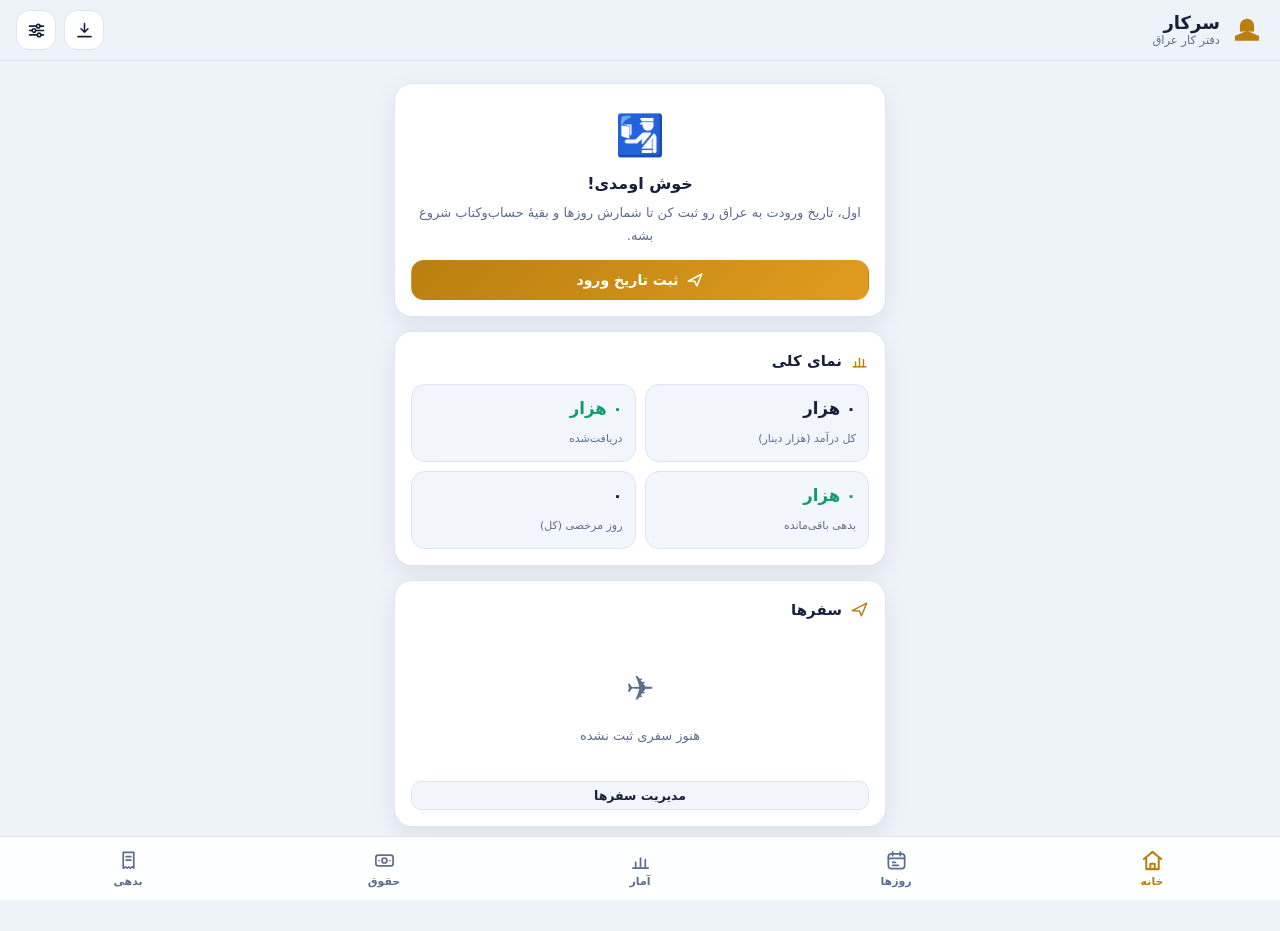
<file: index.html>
<!doctype html>
<html lang="fa" dir="rtl">
<head>
  <meta charset="utf-8">
  <meta name="viewport" content="width=device-width, initial-scale=1, viewport-fit=cover">
  <meta name="color-scheme" content="dark light">
  <meta name="theme-color" content="#0b1220">
  <meta name="description" content="سرکار — دفتر مدیریت آفلاین کار در عراق: شمارش روزهای اقامت، حقوق و اضافه‌کاری، تقویم شمسی و میلادی، بدهی و مرخصی">
  <title>سرکار | دفتر کار عراق</title>
  <link rel="manifest" href="manifest.webmanifest">
  <link rel="icon" type="image/png" sizes="192x192" href="icons/icon-192.png">
  <link rel="apple-touch-icon" href="icons/icon-192.png">
  <meta name="mobile-web-app-capable" content="yes">
  <meta name="apple-mobile-web-app-capable" content="yes">
  <meta name="apple-mobile-web-app-status-bar-style" content="black-translucent">
  <script>
    (function () {
      try {
        var s = (JSON.parse(localStorage.getItem('sarkar-db-v1') || '{}').settings || {}).theme || 'auto';
        var dark = s === 'dark' || (s === 'auto' && window.matchMedia && matchMedia('(prefers-color-scheme: dark)').matches);
        document.documentElement.setAttribute('data-theme', dark ? 'dark' : 'light');
      } catch (e) { document.documentElement.setAttribute('data-theme', 'dark'); }
    })();
  </script>
  <link rel="stylesheet" href="css/styles.css">
</head>
<body>
  <header class="topbar">
    <div class="brand">
      <svg viewBox="0 0 24 24" class="brand-icon" aria-hidden="true"><path d="M4 16.5 12 13l8 3.5V19H4v-2.5Z"/><path d="M7.5 13V9a4.5 4.5 0 0 1 9 0v4"/><path d="M12 4.5V7"/></svg>
      <div>
        <div class="brand-title">سرکار</div>
        <div class="brand-sub">دفتر کار عراق</div>
      </div>
    </div>
    <div class="topbar-actions">
      <button class="icon-btn" id="install-btn" data-action="install" hidden title="نصب اپلیکیشن">
        <svg viewBox="0 0 24 24"><path d="M12 4v10m-4-4 4 4 4-4"/><path d="M4.5 19h15"/></svg>
      </button>
      <button class="icon-btn" data-action="open-settings" title="تنظیمات">
        <svg viewBox="0 0 24 24"><path d="M4 7h8M16 7h4M4 12h3M11 12h9M4 17h9M17 17h3"/><circle cx="14" cy="7" r="2"/><circle cx="9" cy="12" r="2"/><circle cx="15" cy="17" r="2"/></svg>
      </button>
    </div>
  </header>

  <main id="page" class="page"></main>

  <nav class="bottomnav" id="bottomnav">
    <button class="nav-btn" data-page="home">
      <svg viewBox="0 0 24 24"><path d="M3 10.5 12 3l9 7.5"/><path d="M5.5 9.5V21h13V9.5"/><path d="M9.75 21v-5.5h4.5V21"/></svg>
      <span>خانه</span>
    </button>
    <button class="nav-btn" data-page="days">
      <svg viewBox="0 0 24 24"><rect x="3.5" y="5" width="17" height="15.5" rx="3"/><path d="M3.5 9.75h17M8 3v4M16 3v4"/><path d="M8 14h3M8 17h6"/></svg>
      <span>روزها</span>
    </button>
    <button class="nav-btn" data-page="stats">
      <svg viewBox="0 0 24 24"><path d="M4 20h16"/><path d="M7 20v-6M12 20V9.5M17 20v-9"/></svg>
      <span>آمار</span>
    </button>
    <button class="nav-btn" data-page="salary">
      <svg viewBox="0 0 24 24"><rect x="3" y="6.5" width="18" height="11" rx="2.5"/><circle cx="12" cy="12" r="2.6"/><path d="M6.3 12h.01M17.7 12h.01"/></svg>
      <span>حقوق</span>
    </button>
    <button class="nav-btn" data-page="debt">
      <svg viewBox="0 0 24 24"><path d="M6.5 3.5h11V20l-1.8-1.3-1.7 1.3-1.7-1.3L10.5 20l-1.7-1.3L6.5 20V3.5Z"/><path d="M9.5 8h5M9.5 11.5h5"/></svg>
      <span>بدهی</span>
    </button>
  </nav>

  <div id="sheets"></div>
  <div id="toast" class="toast" hidden></div>

  <script src="js/jalali.js"></script>
  <script src="js/core.js"></script>
  <script src="js/app.js"></script>
</body>
</html>
</file>
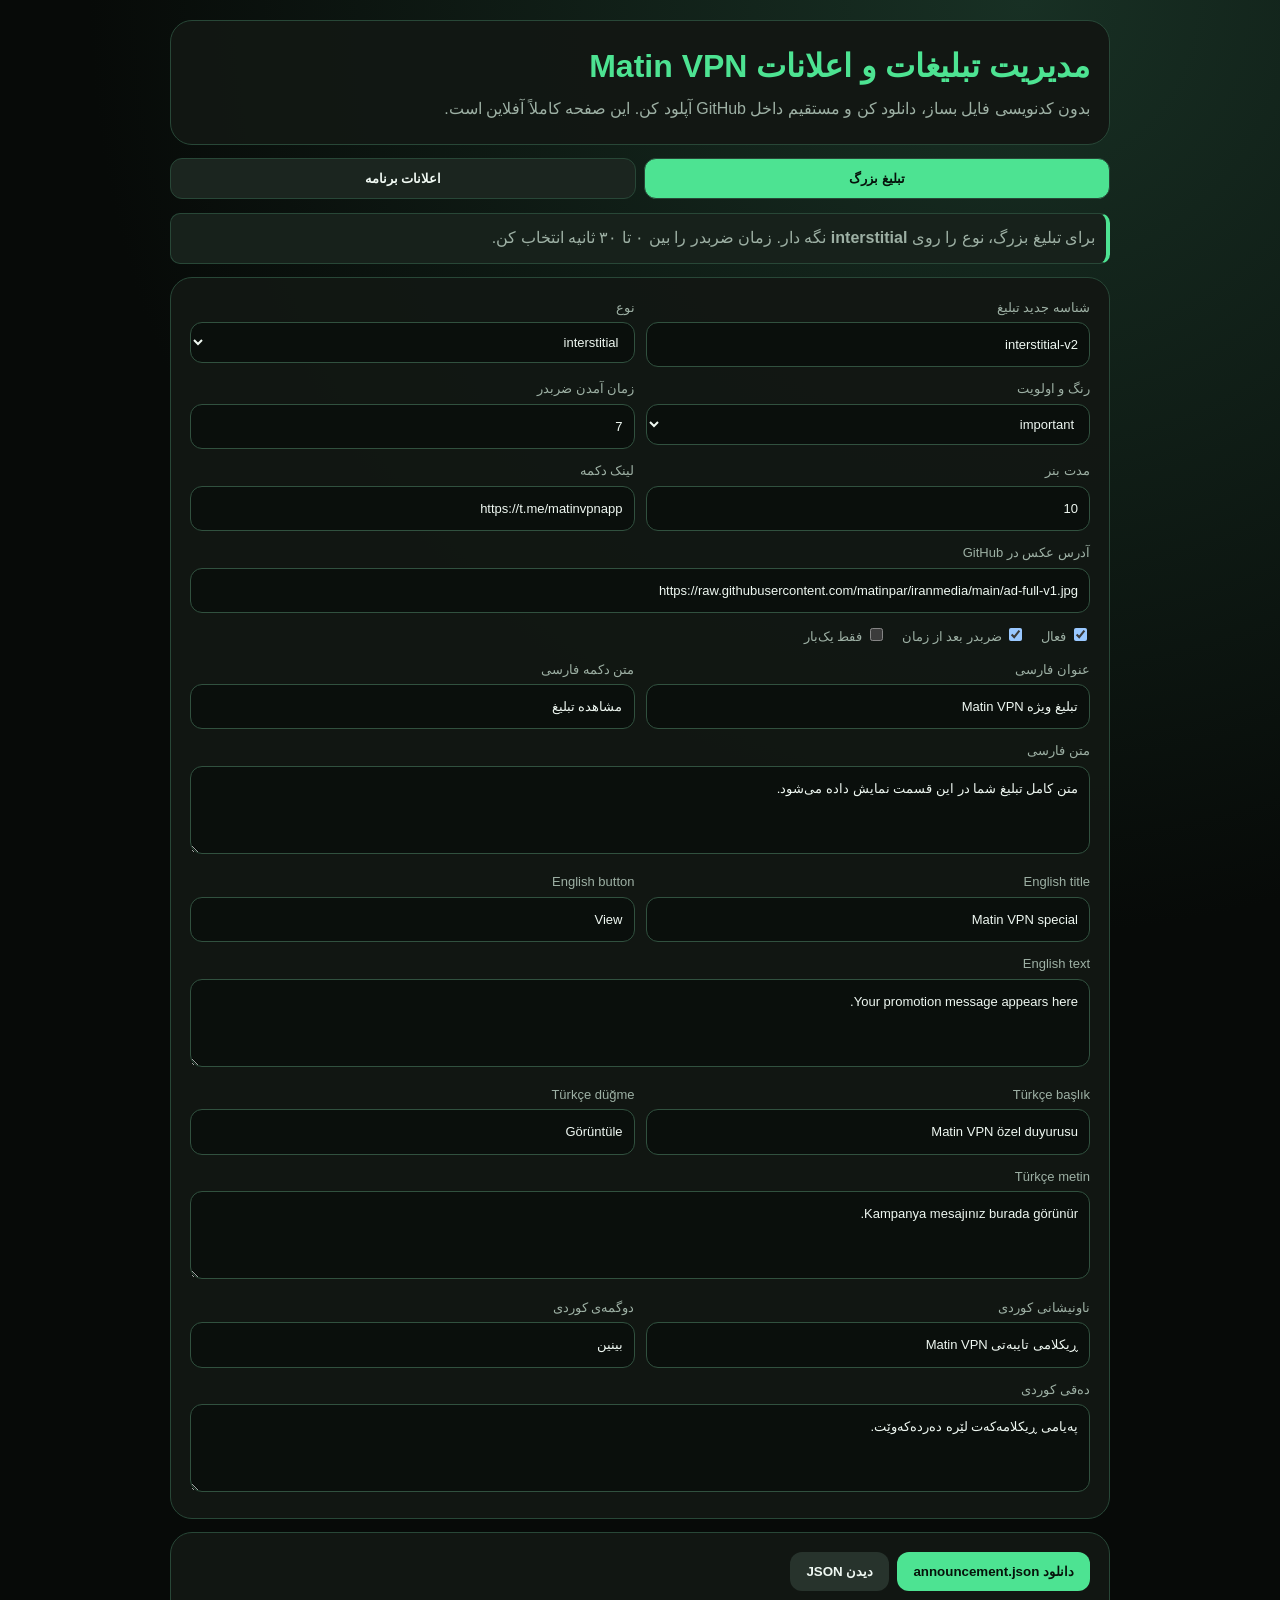
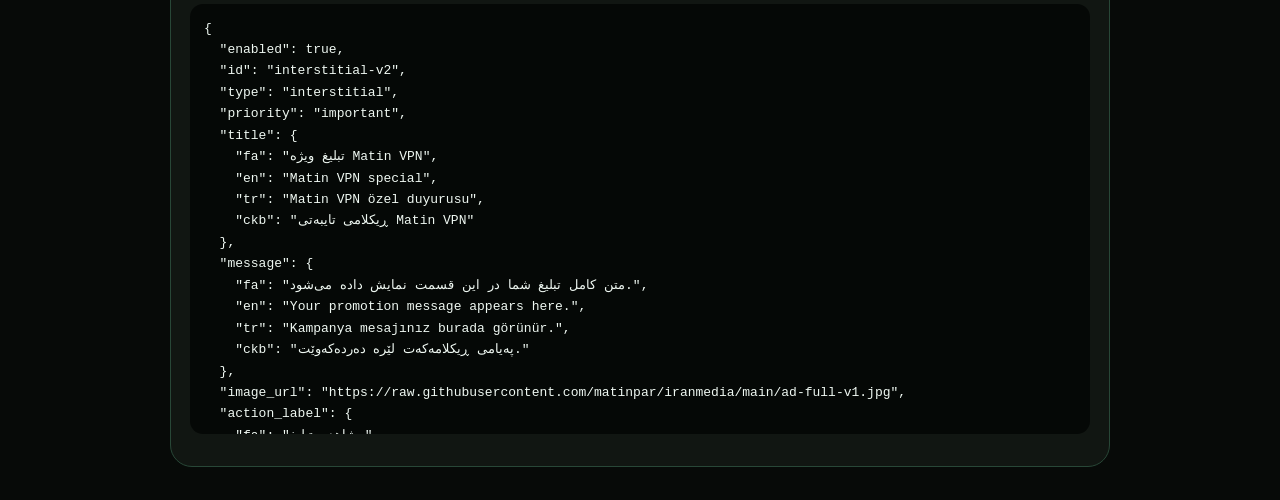
<file: matin-manager.html>
<!doctype html>
<html lang="fa" dir="rtl"><head><meta charset="utf-8"><meta name="viewport" content="width=device-width,initial-scale=1"><title>مدیریت محتوای Matin VPN</title>
<style>:root{color-scheme:dark;--bg:#070a08;--panel:#121713;--line:#284737;--green:#4de392;--orange:#ff9d3d;--text:#eff8f2;--muted:#9db0a4}*{box-sizing:border-box}body{margin:0;background:radial-gradient(circle at 80% 0,#183024,var(--bg) 40%);color:var(--text);font-family:Tahoma,Arial,sans-serif;line-height:1.65}.wrap{max-width:980px;margin:auto;padding:20px}.head,.card{background:rgba(18,23,19,.97);border:1px solid var(--line);border-radius:22px;padding:19px;margin-bottom:13px}.head h1{margin:0;color:var(--green)}.head p{margin:3px 0;color:var(--muted)}.tabs{display:flex;gap:8px;margin-bottom:14px}.tab{flex:1;background:#1b251f;color:var(--text);border:1px solid var(--line)}.tab.active{background:var(--green);color:#06120b}.page{display:none}.page.active{display:block}.grid{display:grid;grid-template-columns:repeat(2,minmax(0,1fr));gap:11px}.full{grid-column:1/-1}label{display:block;color:var(--muted);font-size:13px}input,select,textarea{width:100%;margin-top:4px;padding:11px;border:1px solid #31513f;border-radius:12px;background:#0a0f0c;color:var(--text);font:inherit}textarea{min-height:88px;resize:vertical}.body{min-height:170px}.checks{display:flex;gap:16px;flex-wrap:wrap}.checks input{width:auto}button{border:0;border-radius:12px;padding:12px 16px;font-weight:bold;cursor:pointer}.primary{background:var(--green);color:#06130a}.orange{background:var(--orange);color:#190d03}.secondary{background:#27332c;color:var(--text)}.danger{background:#4b2025;color:#fff}.actions{display:flex;gap:8px;flex-wrap:wrap}.note{background:#17211b;border-right:4px solid var(--green);padding:11px;border-radius:10px;color:var(--muted)}pre{direction:ltr;text-align:left;white-space:pre-wrap;word-break:break-word;background:#050806;padding:14px;border-radius:13px;max-height:430px;overflow:auto}.item{border:1px solid var(--line);border-radius:14px;padding:11px;margin-top:8px;display:flex;gap:8px;align-items:center}.item span{flex:1}.badge{display:inline-block;background:#203229;color:var(--green);padding:2px 8px;border-radius:8px;font-size:11px}@media(max-width:700px){.grid{grid-template-columns:1fr}.full{grid-column:auto}.tabs{flex-direction:column}}</style></head>
<body><div class="wrap"><div class="head"><h1>مدیریت تبلیغات و اعلانات Matin VPN</h1><p>بدون کدنویسی فایل بساز، دانلود کن و مستقیم داخل GitHub آپلود کن. این صفحه کاملاً آفلاین است.</p></div>
<div class="tabs"><button id="adTab" class="tab active" onclick="tab('ad')">تبلیغ بزرگ</button><button id="newsTab" class="tab" onclick="tab('news')">اعلانات برنامه</button></div>
<section id="ad" class="page active">
<div class="card note">برای تبلیغ بزرگ، نوع را روی <b>interstitial</b> نگه دار. زمان ضربدر را بین ۰ تا ۳۰ ثانیه انتخاب کن.</div>
<div class="card grid">
<label>شناسه جدید تبلیغ<input id="a_id" value="interstitial-v2"></label><label>نوع<select id="a_type"><option>interstitial</option><option>banner</option><option>dialog</option><option>both</option><option>update</option></select></label>
<label>رنگ و اولویت<select id="a_priority"><option>important</option><option>normal</option><option>critical</option></select></label><label>زمان آمدن ضربدر<input id="a_close" type="number" min="0" max="30" value="7"></label>
<label>مدت بنر<input id="a_seconds" type="number" min="3" max="60" value="10"></label><label>لینک دکمه<input id="a_url" value="https://t.me/matinvpnapp"></label>
<label class="full">آدرس عکس در GitHub<input id="a_image" value="https://raw.githubusercontent.com/matinpar/iranmedia/main/ad-full-v1.jpg"></label>
<div class="full checks"><label><input id="a_enabled" type="checkbox" checked> فعال</label><label><input id="a_dismiss" type="checkbox" checked> ضربدر بعد از زمان</label><label><input id="a_once" type="checkbox"> فقط یک‌بار</label></div>
<label>عنوان فارسی<input id="a_title_fa" value="تبلیغ ویژه Matin VPN"></label><label>متن دکمه فارسی<input id="a_action_fa" value="مشاهده تبلیغ"></label><label class="full">متن فارسی<textarea id="a_message_fa">متن کامل تبلیغ شما در این قسمت نمایش داده می‌شود.</textarea></label>
<label>English title<input id="a_title_en" value="Matin VPN special"></label><label>English button<input id="a_action_en" value="View"></label><label class="full">English text<textarea id="a_message_en">Your promotion message appears here.</textarea></label>
<label>Türkçe başlık<input id="a_title_tr" value="Matin VPN özel duyurusu"></label><label>Türkçe düğme<input id="a_action_tr" value="Görüntüle"></label><label class="full">Türkçe metin<textarea id="a_message_tr">Kampanya mesajınız burada görünür.</textarea></label>
<label>ناونیشانی کوردی<input id="a_title_ckb" value="ڕیکلامی تایبەتی Matin VPN"></label><label>دوگمەی کوردی<input id="a_action_ckb" value="بینین"></label><label class="full">دەقی کوردی<textarea id="a_message_ckb">پەیامی ڕیکلامەکەت لێرە دەردەکەوێت.</textarea></label>
</div><div class="card"><div class="actions"><button class="primary" onclick="downloadAd()">دانلود announcement.json</button><button class="secondary" onclick="previewAd()">دیدن JSON</button></div><pre id="adOut"></pre></div></section>
<section id="news" class="page">
<div class="card note">هر پیام یک شناسه تازه لازم دارد. اعلان‌های قبلی داخل فهرست می‌مانند و کاربر می‌تواند متن کامل و لینک‌ها را ببیند.</div>
<div class="card"><label>اگر notifications.json قبلی داری، اول اینجا بازش کن<input id="n_file" type="file" accept="application/json" onchange="loadNews(event)"></label></div>
<div class="card grid">
<label>شناسه اعلان<input id="n_id" value="news-001"></label><label>اولویت<select id="n_priority"><option>normal</option><option>important</option><option>critical</option></select></label>
<label>زمان انتشار UTC<input id="n_date"></label><label>زمان پایان ـ اختیاری<input id="n_expire" placeholder="2026-09-01T00:00:00Z"></label>
<label class="full">آدرس عکس ـ اختیاری<input id="n_image" placeholder="https://raw.githubusercontent.com/.../news.jpg"></label>
<label>عنوان فارسی<input id="n_title_fa" value="اطلاعیه جدید"></label><label>خلاصه فارسی<input id="n_summary_fa" value="برای خواندن متن کامل روی اعلان بزنید."></label><label class="full">متن کامل فارسی<textarea class="body" id="n_body_fa">متن کامل اطلاعیه را اینجا بنویسید. می‌توانید چند خط بنویسید.</textarea></label>
<label>English title<input id="n_title_en" value="New notification"></label><label>English summary<input id="n_summary_en" value="Tap to read the full message."></label><label class="full">English full text<textarea class="body" id="n_body_en">Write the full notification here.</textarea></label>
<label>Türkçe başlık<input id="n_title_tr" value="Yeni bildirim"></label><label>Türkçe özet<input id="n_summary_tr" value="Tam metni okumak için dokunun."></label><label class="full">Türkçe tam metin<textarea class="body" id="n_body_tr">Bildirimin tam metnini buraya yazın.</textarea></label>
<label>ناونیشانی کوردی<input id="n_title_ckb" value="ئاگادارکردنەوەی نوێ"></label><label>پوختەی کوردی<input id="n_summary_ckb" value="بۆ خوێندنەوەی دەقی تەواو کرتە بکە."></label><label class="full">دەقی تەواوی کوردی<textarea class="body" id="n_body_ckb">دەقی تەواوی ئاگادارکردنەوەکە لێرە بنووسە.</textarea></label>
<label>نام دکمه لینک ۱ فارسی<input id="n_link1_fa" value="مشاهده لینک"></label><label>لینک HTTPS شماره ۱<input id="n_link1_url" value="https://t.me/matinvpnapp"></label>
<label>نام دکمه لینک ۲ فارسی<input id="n_link2_fa" placeholder="مثلاً دانلود"></label><label>لینک HTTPS شماره ۲<input id="n_link2_url" placeholder="https://..."></label>
</div>
<div class="card"><div class="actions"><button class="orange" onclick="addNews()">افزودن یا بروزرسانی این اعلان</button><button class="primary" onclick="downloadNews()">دانلود notifications.json</button><button class="secondary" onclick="clearForm()">فرم اعلان جدید</button></div><div id="newsList"></div><pre id="newsOut"></pre></div>
</section></div>
<script>
const $=x=>document.getElementById(x);let notifications=[];function tab(x){$('ad').classList.toggle('active',x==='ad');$('news').classList.toggle('active',x==='news');$('adTab').classList.toggle('active',x==='ad');$('newsTab').classList.toggle('active',x==='news')}function v(x){return $(x).value.trim()}function loc(p,fields){let o={};fields.forEach(l=>o[l]=v(p+'_'+l));return o}
function adJson(){return{enabled:$('a_enabled').checked,id:v('a_id'),type:v('a_type'),priority:v('a_priority'),title:loc('a_title',['fa','en','tr','ckb']),message:loc('a_message',['fa','en','tr','ckb']),image_url:v('a_image')||undefined,action_label:loc('a_action',['fa','en','tr','ckb']),action_url:v('a_url')||undefined,dismissible:$('a_dismiss').checked,show_once:$('a_once').checked,display_seconds:+v('a_seconds')||10,close_delay_seconds:+v('a_close')||0}}function clean(o){Object.keys(o).forEach(k=>o[k]===undefined&&delete o[k]);return o}function dl(name,obj){let data=JSON.stringify(obj,null,2),a=document.createElement('a');a.href=URL.createObjectURL(new Blob([data],{type:'application/json'}));a.download=name;a.click();setTimeout(()=>URL.revokeObjectURL(a.href),1000)}function previewAd(){$('adOut').textContent=JSON.stringify(clean(adJson()),null,2)}function downloadAd(){dl('announcement.json',clean(adJson()))}
function nowUtc(){return new Date().toISOString().replace(/\.\d{3}Z$/,'Z')}$('n_date').value=nowUtc();function nloc(k){return{fa:v('n_'+k+'_fa'),en:v('n_'+k+'_en'),tr:v('n_'+k+'_tr'),ckb:v('n_'+k+'_ckb')}}function makeLinks(){let a=[];for(let i=1;i<=2;i++){let u=v('n_link'+i+'_url'),f=v('n_link'+i+'_fa');if(u&&f)a.push({label:{fa:f,en:f,tr:f,ckb:f},url:u})}return a}function currentNews(){return clean({id:v('n_id'),priority:v('n_priority'),published_at:v('n_date'),expires_at:v('n_expire')||undefined,title:nloc('title'),summary:nloc('summary'),body:nloc('body'),image_url:v('n_image')||undefined,links:makeLinks()})}function addNews(){let n=currentNews();if(!n.id||!n.published_at){alert('شناسه و زمان انتشار لازم است');return}let i=notifications.findIndex(x=>x.id===n.id);if(i>=0)notifications[i]=n;else notifications.unshift(n);renderNews()}function renderNews(){let box=$('newsList');box.innerHTML='';notifications.forEach((n,i)=>{let e=document.createElement('div');e.className='item';e.innerHTML='<span><b>'+escapeHtml(n.title?.fa||n.id)+'</b><br><small>'+escapeHtml(n.id)+'</small></span><span class="badge">'+escapeHtml(n.priority||'normal')+'</span><button class="secondary">ویرایش</button><button class="danger">حذف</button>';let b=e.querySelectorAll('button');b[0].onclick=()=>editNews(i);b[1].onclick=()=>{notifications.splice(i,1);renderNews()};box.appendChild(e)});$('newsOut').textContent=JSON.stringify({enabled:true,notifications},null,2)}function editNews(i){let n=notifications[i];$('n_id').value=n.id||'';$('n_priority').value=n.priority||'normal';$('n_date').value=n.published_at||nowUtc();$('n_expire').value=n.expires_at||'';$('n_image').value=n.image_url||'';['title','summary','body'].forEach(k=>['fa','en','tr','ckb'].forEach(l=>$('n_'+k+'_'+l).value=n[k]?.[l]||''));$('n_link1_fa').value=n.links?.[0]?.label?.fa||'';$('n_link1_url').value=n.links?.[0]?.url||'';$('n_link2_fa').value=n.links?.[1]?.label?.fa||'';$('n_link2_url').value=n.links?.[1]?.url||'';window.scrollTo({top:0,behavior:'smooth'})}function clearForm(){$('n_id').value='news-'+Date.now();$('n_date').value=nowUtc();$('n_expire').value='';$('n_image').value='';['title','summary','body'].forEach(k=>['fa','en','tr','ckb'].forEach(l=>$('n_'+k+'_'+l).value=''))}function downloadNews(){dl('notifications.json',{enabled:true,notifications})}async function loadNews(ev){try{let d=JSON.parse(await ev.target.files[0].text());notifications=Array.isArray(d.notifications)?d.notifications:[];renderNews()}catch(e){alert('فایل JSON درست نیست')}}function escapeHtml(s){return String(s).replace(/[&<>'"]/g,c=>({'&':'&amp;','<':'&lt;','>':'&gt;',"'":'&#39;','"':'&quot;'}[c]))}previewAd();renderNews();
</script></body></html>
</file>
<file: css/styles.css>
/* =====================================================
   سرکار — دفتر کار عراق | استایل اصلی
   ===================================================== */

:root {
  --font: "Vazirmatn", "Vazir", "IRANSansX", "IRANSans", "Segoe UI", Tahoma,
          "Noto Sans Arabic", "Noto Naskh Arabic", system-ui, sans-serif;
  --radius: 18px;
  --nav-h: 64px;
}

:root, html[data-theme="dark"] {
  --bg: #0b1220;
  --bg2: #0e1729;
  --card: #151f36;
  --card2: #1b2946;
  --line: #24365c;
  --text: #e9effc;
  --muted: #90a3c8;
  --accent: #f5b942;
  --accent-ink: #231a04;
  --green: #34d399;
  --green-bg: rgba(52, 211, 153, .12);
  --red: #f87171;
  --red-bg: rgba(248, 113, 113, .12);
  --amber: #fbbf24;
  --amber-bg: rgba(251, 191, 36, .13);
  --blue: #60a5fa;
  --blue-bg: rgba(96, 165, 250, .13);
  --orange: #fb923c;
  --orange-bg: rgba(251, 146, 60, .14);
  --purple: #a78bfa;
  --purple-bg: rgba(167, 139, 250, .14);
  --shadow: 0 10px 30px rgba(0, 0, 0, .35);
}

html[data-theme="light"] {
  --bg: #eef2f9;
  --bg2: #e6ebf5;
  --card: #ffffff;
  --card2: #f2f5fb;
  --line: #dde5f2;
  --text: #17203a;
  --muted: #5d6d8f;
  --accent: #b97f10;
  --accent-ink: #fff;
  --green: #0c9d6c;
  --green-bg: rgba(12, 157, 108, .1);
  --red: #dc4c4c;
  --red-bg: rgba(220, 76, 76, .09);
  --amber: #b57e00;
  --amber-bg: rgba(181, 126, 0, .1);
  --blue: #2c6fd1;
  --blue-bg: rgba(44, 111, 209, .09);
  --orange: #d9701a;
  --orange-bg: rgba(217, 112, 26, .1);
  --purple: #7c5ce0;
  --purple-bg: rgba(124, 92, 224, .1);
  --shadow: 0 8px 24px rgba(23, 32, 58, .08);
}

* { box-sizing: border-box; -webkit-tap-highlight-color: transparent; }

html, body {
  margin: 0;
  padding: 0;
  background: var(--bg);
  color: var(--text);
  font-family: var(--font);
  font-size: 15.5px;
  line-height: 1.75;
  min-height: 100%;
}

body {
  padding-bottom: calc(var(--nav-h) + env(safe-area-inset-bottom, 0px) + 18px);
  transition: background .25s, color .25s;
}

button, input, select, textarea {
  font-family: inherit;
  font-size: inherit;
  color: inherit;
}
button { cursor: pointer; }

/* ---------- هدر ---------- */
.topbar {
  position: sticky;
  top: 0;
  z-index: 30;
  display: flex;
  align-items: center;
  justify-content: space-between;
  padding: calc(env(safe-area-inset-top, 0px) + 10px) 16px 10px;
  background: color-mix(in srgb, var(--bg) 88%, transparent);
  backdrop-filter: blur(14px);
  -webkit-backdrop-filter: blur(14px);
  border-bottom: 1px solid var(--line);
}
.brand { display: flex; align-items: center; gap: 10px; }
.brand-icon { width: 34px; height: 34px; fill: var(--accent); stroke: var(--accent); }
.brand-title { font-weight: 800; font-size: 18px; line-height: 1.2; }
.brand-sub { font-size: 11.5px; color: var(--muted); line-height: 1.3; }
.topbar-actions { display: flex; gap: 8px; }

.icon-btn {
  display: inline-flex;
  align-items: center;
  justify-content: center;
  width: 40px; height: 40px;
  border-radius: 13px;
  border: 1px solid var(--line);
  background: var(--card);
  color: var(--text);
  transition: transform .12s, background .2s;
}
.icon-btn:active { transform: scale(.92); }
.icon-btn svg { width: 21px; height: 21px; fill: none; stroke: currentColor; stroke-width: 1.8; stroke-linecap: round; stroke-linejoin: round; }
.icon-btn svg.filled { fill: currentColor; stroke: none; }

/* ---------- صفحه ---------- */
.page {
  max-width: 520px;
  margin: 0 auto;
  padding: 16px 14px 8px;
}

.card {
  background: var(--card);
  border: 1px solid var(--line);
  border-radius: var(--radius);
  padding: 16px;
  margin-bottom: 14px;
  box-shadow: var(--shadow);
}

.card-title {
  display: flex;
  align-items: center;
  gap: 8px;
  font-weight: 800;
  font-size: 15px;
  margin-bottom: 10px;
}
.card-title svg { width: 19px; height: 19px; fill: none; stroke: var(--accent); stroke-width: 1.9; stroke-linecap: round; stroke-linejoin: round; }
.card-title .spacer { flex: 1; }
.link-btn {
  background: none; border: none; color: var(--blue);
  font-size: 12.5px; font-weight: 700; padding: 4px 6px;
}

.muted { color: var(--muted); }
.small { font-size: 12px; }
.center { text-align: center; }
.row { display: flex; align-items: center; gap: 10px; }
.row.wrap { flex-wrap: wrap; }
.grow { flex: 1; }
.num { font-variant-numeric: tabular-nums; }

/* ---------- نوار پایین ---------- */
.bottomnav {
  position: fixed;
  bottom: 0; left: 0; right: 0;
  z-index: 40;
  height: calc(var(--nav-h) + env(safe-area-inset-bottom, 0px));
  padding-bottom: env(safe-area-inset-bottom, 0px);
  display: flex;
  background: color-mix(in srgb, var(--card) 94%, transparent);
  backdrop-filter: blur(16px);
  -webkit-backdrop-filter: blur(16px);
  border-top: 1px solid var(--line);
}
.nav-btn {
  flex: 1;
  display: flex;
  flex-direction: column;
  align-items: center;
  justify-content: center;
  gap: 3px;
  background: none;
  border: none;
  color: var(--muted);
  font-size: 11px;
  font-weight: 600;
  transition: color .2s;
}
.nav-btn svg { width: 23px; height: 23px; fill: none; stroke: currentColor; stroke-width: 1.8; stroke-linecap: round; stroke-linejoin: round; }
.nav-btn.active { color: var(--accent); }
.nav-btn.active svg { stroke-width: 2.1; }

/* ---------- شمارش معکوس ---------- */
.countdown {
  position: relative;
  overflow: hidden;
  border-width: 1.5px;
}
.countdown .cd-state {
  display: inline-flex; align-items: center; gap: 6px;
  font-size: 12px; font-weight: 800;
  padding: 4px 12px; border-radius: 999px;
  margin-bottom: 8px;
}
.countdown .cd-state::before { content: ""; width: 7px; height: 7px; border-radius: 50%; background: currentColor; }
.cd-ok { color: var(--green); background: var(--green-bg); }
.cd-warn { color: var(--amber); background: var(--amber-bg); }
.cd-danger { color: var(--red); background: var(--red-bg); animation: pulse 1.6s infinite; }
@keyframes pulse { 0%,100% { opacity: 1; } 50% { opacity: .55; } }

.cd-big { text-align: center; margin: 4px 0 2px; }
.cd-num { font-size: 46px; font-weight: 800; line-height: 1.25; }
.cd-unit { font-size: 15px; font-weight: 700; color: var(--muted); margin-inline-start: 6px; }
.cd-msg { text-align: center; font-weight: 700; font-size: 15px; margin-bottom: 10px; }

.progress {
  height: 9px; border-radius: 99px;
  background: var(--card2);
  border: 1px solid var(--line);
  overflow: hidden;
}
.progress > div {
  height: 100%;
  border-radius: 99px;
  background: linear-gradient(90deg, var(--accent), var(--amber));
  transition: width .5s;
}
.cd-meta {
  display: flex; justify-content: space-between;
  margin-top: 8px; font-size: 12px; color: var(--muted);
}

/* ---------- دکمه‌ها ---------- */
.btn {
  display: inline-flex;
  align-items: center;
  justify-content: center;
  gap: 7px;
  border: 1px solid var(--line);
  background: var(--card2);
  color: var(--text);
  border-radius: 13px;
  padding: 10px 16px;
  font-weight: 700;
  font-size: 14px;
  transition: transform .12s, filter .2s;
}
.btn:active { transform: scale(.96); }
.btn svg { width: 18px; height: 18px; fill: none; stroke: currentColor; stroke-width: 2; stroke-linecap: round; stroke-linejoin: round; }
.btn.primary {
  background: linear-gradient(135deg, var(--accent), #e09c1f);
  color: var(--accent-ink);
  border-color: transparent;
}
.btn.danger { background: var(--red-bg); color: var(--red); border-color: transparent; }
.btn.green { background: var(--green-bg); color: var(--green); border-color: transparent; }
.btn.block { width: 100%; }
.btn.sm { padding: 6px 12px; font-size: 12.5px; border-radius: 10px; }
.btn:disabled { opacity: .45; pointer-events: none; }

.chip {
  display: inline-flex; align-items: center; gap: 5px;
  padding: 3px 11px; border-radius: 999px;
  font-size: 11.5px; font-weight: 700;
  background: var(--card2); border: 1px solid var(--line);
  color: var(--muted);
}
.chip.green { color: var(--green); background: var(--green-bg); border-color: transparent; }
.chip.red { color: var(--red); background: var(--red-bg); border-color: transparent; }
.chip.amber { color: var(--amber); background: var(--amber-bg); border-color: transparent; }
.chip.blue { color: var(--blue); background: var(--blue-bg); border-color: transparent; }
.chip.orange { color: var(--orange); background: var(--orange-bg); border-color: transparent; }
.chip.purple { color: var(--purple); background: var(--purple-bg); border-color: transparent; }

/* ---------- فرم‌ها ---------- */
.field { margin-bottom: 12px; }
.field label { display: block; font-size: 12.5px; font-weight: 700; color: var(--muted); margin-bottom: 5px; }
.input, select.input, textarea.input {
  width: 100%;
  background: var(--card2);
  border: 1px solid var(--line);
  border-radius: 12px;
  padding: 10px 13px;
  color: var(--text);
  outline: none;
  transition: border-color .2s;
}
.input:focus { border-color: var(--accent); }
textarea.input { resize: vertical; min-height: 64px; }
.hint { font-size: 11px; color: var(--muted); margin-top: 4px; }

.seg {
  display: flex;
  background: var(--card2);
  border: 1px solid var(--line);
  border-radius: 13px;
  padding: 4px;
  gap: 4px;
}
.seg button {
  flex: 1;
  border: none;
  background: none;
  border-radius: 10px;
  padding: 8px 4px;
  font-weight: 700;
  font-size: 13px;
  color: var(--muted);
  transition: background .2s, color .2s;
}
.seg button.selected { background: var(--accent); color: var(--accent-ink); }

.stepper {
  display: flex;
  align-items: center;
  gap: 10px;
  justify-content: center;
}
.stepper button {
  width: 44px; height: 44px;
  border-radius: 14px;
  border: 1px solid var(--line);
  background: var(--card2);
  color: var(--text);
  font-size: 22px;
  font-weight: 800;
}
.stepper button:active { transform: scale(.92); }
.stepper .val { min-width: 86px; text-align: center; font-size: 22px; font-weight: 800; }
.stepper .val small { display: block; font-size: 10.5px; color: var(--muted); font-weight: 600; }

.quick-chips { display: flex; gap: 7px; flex-wrap: wrap; margin-top: 8px; }
.quick-chips .chip { cursor: pointer; padding: 6px 14px; font-size: 12.5px; }
.quick-chips .chip.selected { background: var(--orange); color: #fff; border-color: transparent; }

/* ---------- تقویم ---------- */
.cal-head {
  display: flex; align-items: center; justify-content: space-between;
  margin-bottom: 10px;
}
.cal-title { text-align: center; }
.cal-title .j { font-weight: 800; font-size: 16.5px; }
.cal-title .g { font-size: 11.5px; color: var(--muted); }
.nav-arrow {
  width: 38px; height: 38px;
  border-radius: 12px;
  border: 1px solid var(--line);
  background: var(--card2);
  color: var(--text);
  display: inline-flex; align-items: center; justify-content: center;
}
.nav-arrow svg { width: 18px; height: 18px; fill: none; stroke: currentColor; stroke-width: 2.2; stroke-linecap: round; stroke-linejoin: round; }

.cal-grid {
  display: grid;
  grid-template-columns: repeat(7, 1fr);
  gap: 5px;
}
.cal-dow {
  text-align: center;
  font-size: 11px;
  font-weight: 700;
  color: var(--muted);
  padding: 4px 0;
}
.cal-dow.fri { color: var(--red); }

.cal-cell {
  position: relative;
  aspect-ratio: 1 / 1.08;
  border-radius: 12px;
  border: 1px solid transparent;
  background: var(--card2);
  display: flex;
  flex-direction: column;
  align-items: center;
  justify-content: center;
  gap: 0;
  transition: transform .1s;
}
.cal-cell:active { transform: scale(.92); }
.cal-cell .jd { font-weight: 700; font-size: 15px; line-height: 1.35; }
.cal-cell .gd { font-size: 9.5px; color: var(--muted); line-height: 1.2; }
.cal-cell.empty { background: transparent; border-color: transparent; pointer-events: none; }
.cal-cell.fri { background: var(--red-bg); }
.cal-cell.fri .jd { color: var(--red); }
.cal-cell.future { opacity: .38; }
.cal-cell.today { border-color: var(--accent); border-width: 2px; }
.cal-cell.selected { outline: 2px solid var(--accent); outline-offset: 1px; }
.cal-cell .dots { position: absolute; bottom: 4px; display: flex; gap: 3px; }
.cal-cell .dot { width: 5px; height: 5px; border-radius: 50%; }
.dot.work { background: var(--green); }
.dot.leave { background: var(--blue); }
.dot.off { background: var(--muted); }
.dot.ot { background: var(--orange); }
.dot.note { background: var(--purple); }

.cal-legend {
  display: flex; flex-wrap: wrap; gap: 10px;
  margin-top: 12px; font-size: 11px; color: var(--muted);
}
.cal-legend span { display: inline-flex; align-items: center; gap: 5px; }
.cal-legend i { width: 8px; height: 8px; border-radius: 50%; display: inline-block; }

.month-strip {
  display: grid;
  grid-template-columns: repeat(4, 1fr);
  gap: 8px;
  margin-top: 12px;
}
.month-strip .ms {
  background: var(--card2);
  border: 1px solid var(--line);
  border-radius: 13px;
  padding: 8px 6px;
  text-align: center;
}
.ms b { display: block; font-size: 14.5px; }
.ms span { font-size: 10.5px; color: var(--muted); }
.ms.hl b { color: var(--green); }

/* ---------- لیست روزها / اقلام ---------- */
.item {
  display: flex;
  align-items: center;
  gap: 10px;
  padding: 11px 4px;
  border-bottom: 1px dashed var(--line);
}
.item:last-child { border-bottom: none; }
.item .ic {
  width: 40px; height: 40px;
  border-radius: 13px;
  display: flex; align-items: center; justify-content: center;
  font-size: 15px;
  font-weight: 800;
  flex-shrink: 0;
}
.item .body { flex: 1; min-width: 0; }
.item .t { font-weight: 700; font-size: 14px; display: flex; gap: 6px; flex-wrap: wrap; align-items: center; }
.item .s { font-size: 11.5px; color: var(--muted); overflow: hidden; text-overflow: ellipsis; white-space: nowrap; }
.item .amount { font-weight: 800; font-size: 14.5px; white-space: nowrap; }
.item-actions { display: flex; gap: 4px; }
.mini-btn {
  width: 34px; height: 34px;
  border-radius: 11px;
  border: 1px solid var(--line);
  background: var(--card2);
  color: var(--muted);
  display: inline-flex; align-items: center; justify-content: center;
}
.mini-btn svg { width: 16px; height: 16px; fill: none; stroke: currentColor; stroke-width: 1.9; stroke-linecap: round; stroke-linejoin: round; }
.mini-btn:active { transform: scale(.9); }
.mini-btn.danger { color: var(--red); }

/* ---------- جدول‌ها و آمار ---------- */
.stat-grid {
  display: grid;
  grid-template-columns: 1fr 1fr;
  gap: 9px;
}
.stat-box {
  background: var(--card2);
  border: 1px solid var(--line);
  border-radius: 14px;
  padding: 10px 12px;
}
.stat-box b { display: block; font-size: 16.5px; }
.stat-box span { font-size: 11px; color: var(--muted); }
.stat-box.wide { grid-column: 1 / -1; }

.tbl { width: 100%; border-collapse: collapse; font-size: 12.5px; }
.tbl th {
  color: var(--muted);
  font-size: 11px;
  font-weight: 700;
  text-align: right;
  padding: 6px 6px;
  border-bottom: 1px solid var(--line);
  white-space: nowrap;
}
.tbl td {
  padding: 8px 6px;
  border-bottom: 1px dashed var(--line);
  white-space: nowrap;
}
.tbl tr:last-child td { border-bottom: none; }
.tbl td.l, .tbl th.l { text-align: left; }
.tbl .sum { color: var(--green); font-weight: 800; }

.chart { margin-top: 6px; }
.chart svg { width: 100%; height: auto; display: block; }
.chart text { fill: var(--muted); font-size: 9.5px; font-family: var(--font); }
.chart .v { fill: var(--text); font-weight: 700; }
.chart .v-in { fill: #231a04; font-weight: 800; }
.tbl td:first-child, .tbl th:first-child { white-space: normal; }

/* ---------- حقوق ماه ---------- */
.salary-head { display: flex; align-items: center; justify-content: space-between; margin-bottom: 6px; }
.salary-month { font-weight: 800; font-size: 15.5px; }
.salary-jal { font-size: 11.5px; color: var(--muted); }
.kv { display: flex; justify-content: space-between; padding: 3.5px 0; font-size: 13px; }
.kv .k { color: var(--muted); }
.kv .v { font-weight: 700; }
.kv.total { border-top: 1px solid var(--line); margin-top: 6px; padding-top: 8px; font-size: 14.5px; }
.kv.total .v { color: var(--green); font-size: 16px; }
.kv.debt-line .v { color: var(--red); }

.pay-list { margin: 10px 0 4px; }
.pay-row {
  display: flex; align-items: center; gap: 8px;
  background: var(--green-bg);
  border-radius: 11px;
  padding: 7px 11px;
  margin-bottom: 6px;
  font-size: 12.5px;
}
.pay-row b { color: var(--green); }
.pay-row .when { color: var(--muted); font-size: 11px; }
.pay-row .del { margin-inline-start: auto; background: none; border: none; color: var(--red); font-weight: 800; padding: 2px 6px; }

.pay-form {
  display: flex; gap: 7px; flex-wrap: wrap; align-items: center;
  margin-top: 10px;
}
.pay-form .input { width: 110px; flex: 1; }

/* ---------- شیت (پنجرهٔ پایین) ---------- */
.sheet-backdrop {
  position: fixed; inset: 0;
  background: rgba(3, 8, 18, .62);
  z-index: 60;
  opacity: 0;
  transition: opacity .25s;
}
.sheet-backdrop.show { opacity: 1; }
.sheet {
  position: fixed;
  bottom: 0; left: 0; right: 0;
  z-index: 70;
  max-width: 560px;
  margin: 0 auto;
  background: var(--card);
  border-radius: 24px 24px 0 0;
  border: 1px solid var(--line);
  border-bottom: none;
  padding: 10px 18px calc(env(safe-area-inset-bottom, 0px) + 18px);
  max-height: 88vh;
  overflow-y: auto;
  transform: translateY(100%);
  transition: transform .3s cubic-bezier(.2, .9, .3, 1);
  box-shadow: 0 -12px 40px rgba(0,0,0,.4);
}
.sheet.show { transform: translateY(0); }
.sheet-grip {
  width: 42px; height: 5px;
  border-radius: 99px;
  background: var(--line);
  margin: 4px auto 12px;
}
.sheet h3 { margin: 0 0 12px; font-size: 16.5px; display: flex; align-items: center; gap: 8px; }
.sheet h3 .spacer { flex: 1; }
.sheet-actions { display: flex; gap: 9px; margin-top: 16px; }
.sheet-actions .btn { flex: 1; }

/* ---------- توست ---------- */
.toast {
  position: fixed;
  bottom: calc(var(--nav-h) + 26px);
  left: 50%;
  transform: translateX(-50%);
  z-index: 90;
  background: var(--text);
  color: var(--bg);
  padding: 9px 20px;
  border-radius: 99px;
  font-size: 13px;
  font-weight: 700;
  box-shadow: 0 8px 24px rgba(0,0,0,.35);
  animation: toastIn .25s;
}
@keyframes toastIn { from { opacity: 0; transform: translate(-50%, 12px); } to { opacity: 1; transform: translate(-50%, 0); } }

/* ---------- متفرقه ---------- */
.empty {
  text-align: center;
  padding: 26px 10px;
  color: var(--muted);
  font-size: 13px;
}
.empty .big { font-size: 34px; margin-bottom: 6px; }
.divider { height: 1px; background: var(--line); margin: 12px 0; }
.note-box {
  background: var(--purple-bg);
  border-radius: 11px;
  padding: 8px 12px;
  font-size: 12.5px;
  margin-top: 8px;
}
.warn-box {
  background: var(--amber-bg);
  border-radius: 13px;
  padding: 10px 14px;
  font-size: 13px;
  font-weight: 600;
  display: flex;
  align-items: center;
  gap: 9px;
  margin-bottom: 13px;
}
.warn-box svg { width: 20px; height: 20px; flex-shrink: 0; fill: none; stroke: var(--amber); stroke-width: 2; stroke-linecap: round; }

.today-hero {
  display: flex; align-items: baseline; justify-content: space-between;
  background: linear-gradient(135deg, var(--card), var(--card2));
  border-radius: 15px;
  border: 1px solid var(--line);
  padding: 11px 14px;
  margin-bottom: 12px;
  font-size: 13px;
}
.today-hero b { font-size: 15px; }

.fab {
  position: fixed;
  bottom: calc(var(--nav-h) + env(safe-area-inset-bottom, 0px) + 16px);
  left: 16px;
  z-index: 45;
  width: 54px; height: 54px;
  border-radius: 18px;
  border: none;
  background: linear-gradient(135deg, var(--accent), #e09c1f);
  color: var(--accent-ink);
  box-shadow: 0 10px 26px rgba(0,0,0,.35);
  display: flex; align-items: center; justify-content: center;
}
.fab svg { width: 25px; height: 25px; fill: none; stroke: currentColor; stroke-width: 2.4; stroke-linecap: round; }
.fab:active { transform: scale(.92); }

@media (min-width: 560px) {
  .page { padding-top: 22px; }
}
</file>
